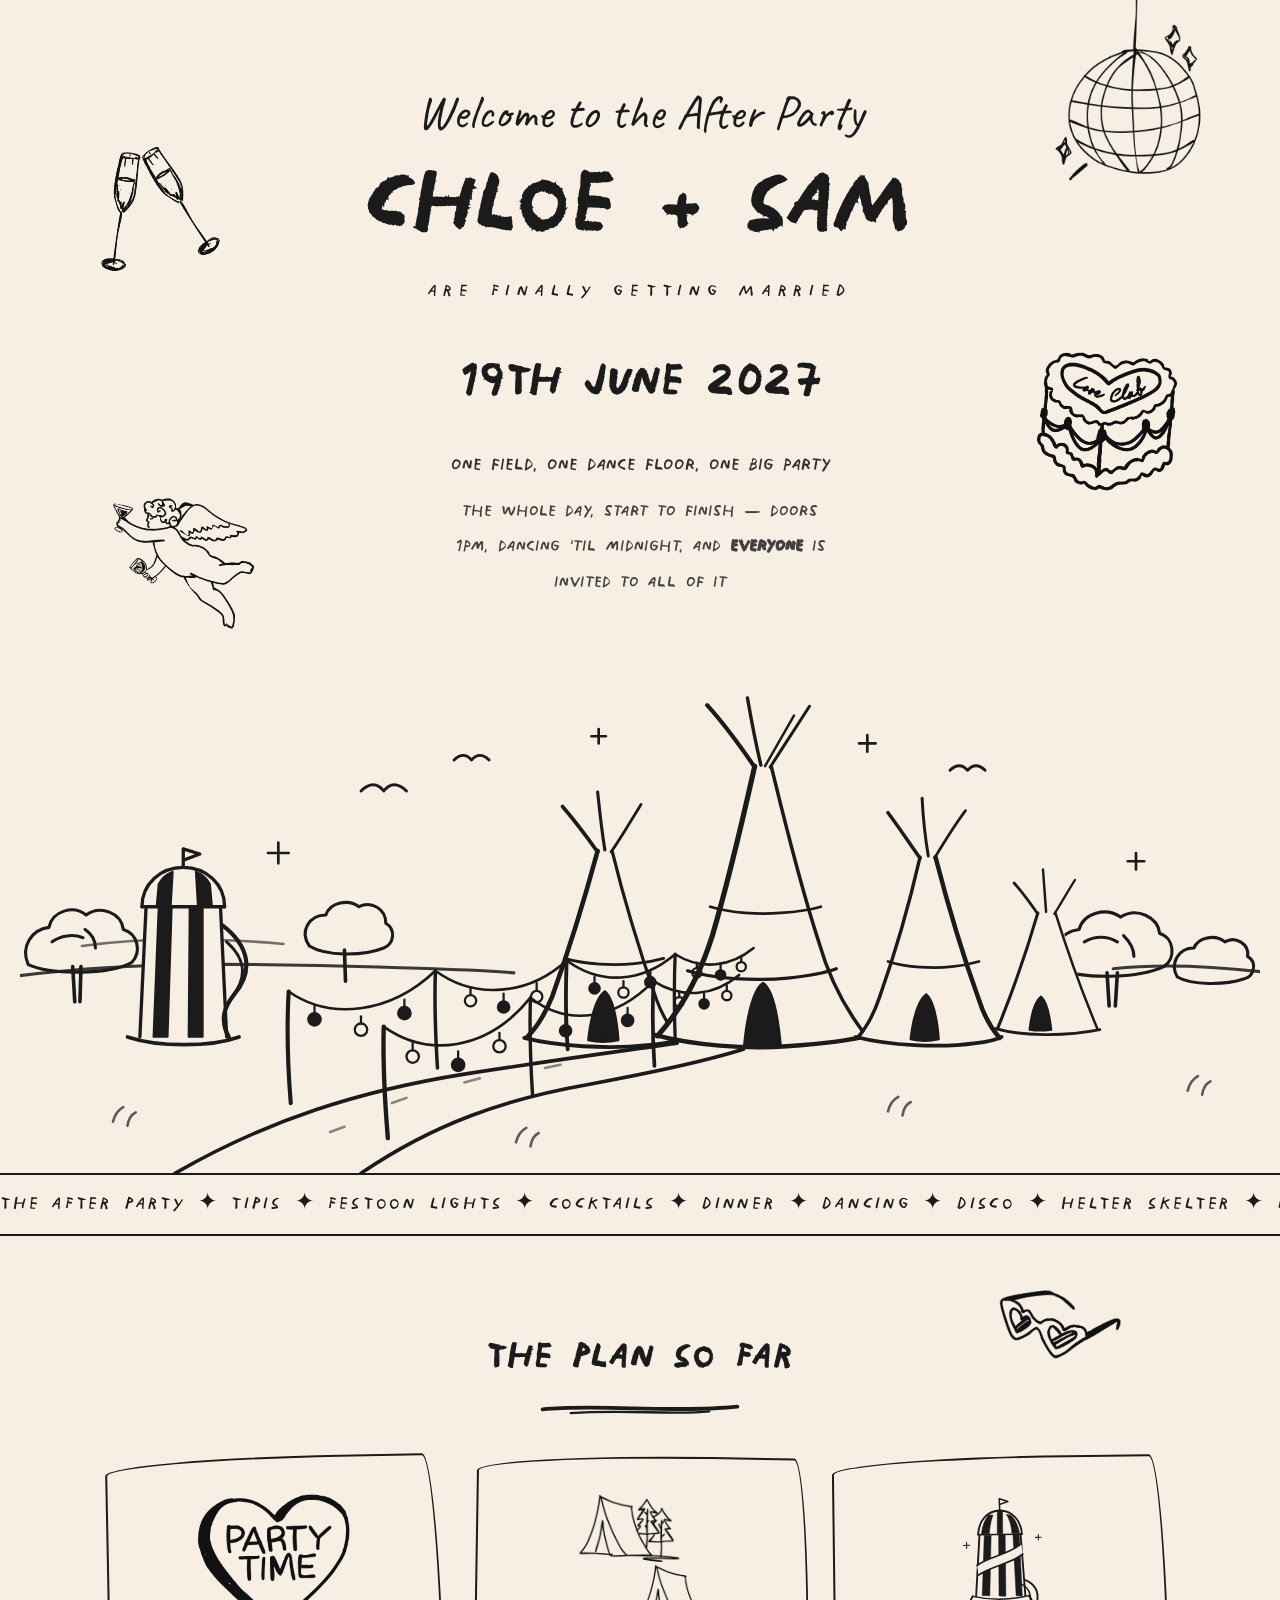
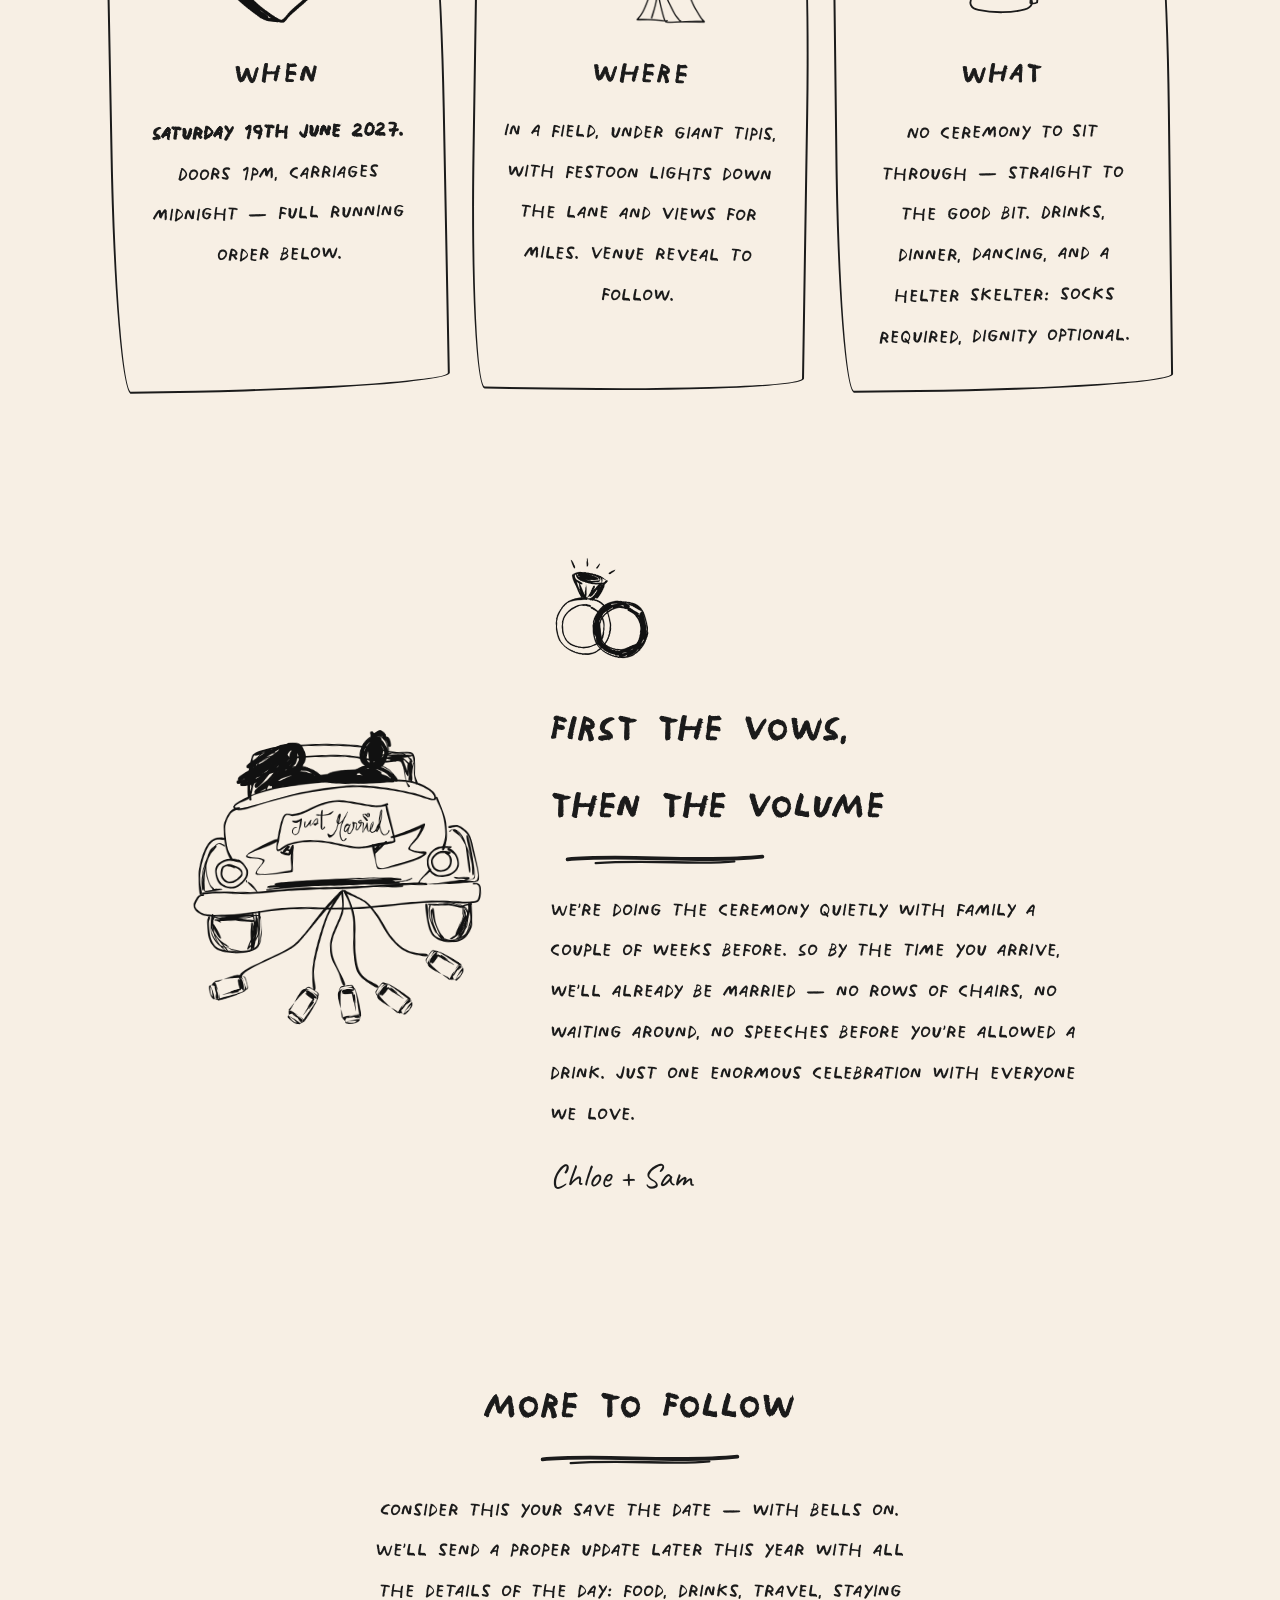
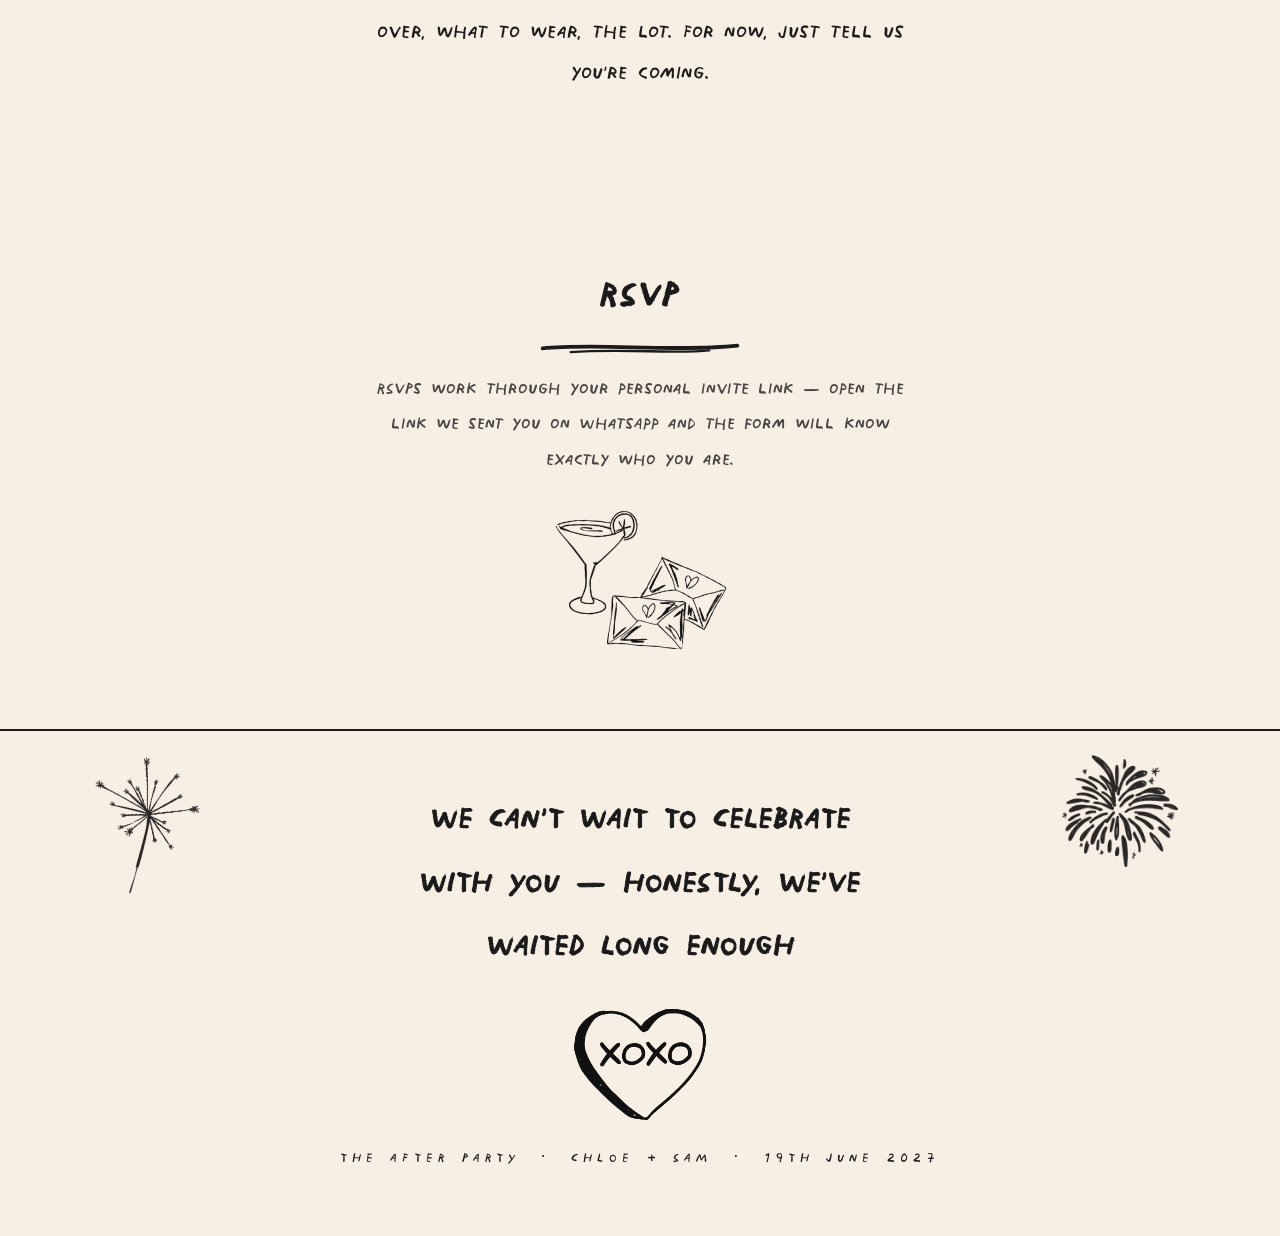
<file: index.html>
<!DOCTYPE html>
<html lang="en">
<head>
  <meta charset="UTF-8">
  <meta name="viewport" content="width=device-width, initial-scale=1.0">
  <title>The After Party · Chloe + Sam · 19 June 2027</title>
  <meta name="description" content="Chloe + Sam are getting married — and throwing The After Party, one enormous do in a field on 19th June 2027. The whole day, everyone invited: tipis, festoon lights, dancing and a helter skelter.">
  <meta property="og:type" content="website">
  <meta property="og:title" content="The After Party · Chloe + Sam">
  <meta property="og:description" content="You're invited — one big day in a field, Saturday 19 June 2027. Tap for your invite and RSVP.">
  <meta property="og:image" content="https://wedding-website-phi-sandy.vercel.app/assets/og-card.png">
  <meta property="og:image:width" content="1200">
  <meta property="og:image:height" content="630">
  <meta property="og:url" content="https://wedding-website-phi-sandy.vercel.app/">
  <meta name="twitter:card" content="summary_large_image">
  <link rel="icon" href="assets/illustrations/heart-card.png">
  <link rel="preconnect" href="https://fonts.googleapis.com">
  <link rel="preconnect" href="https://fonts.gstatic.com" crossorigin>
  <link href="https://fonts.googleapis.com/css2?family=Caveat:wght@600&display=swap" rel="stylesheet">
  <link rel="stylesheet" href="styles.css">
  <script>try{if(new URLSearchParams(location.search).has('i'))document.documentElement.classList.add('has-invite');}catch(e){}</script>
</head>
<body>

  <!-- ============ personalised namecard (only shown with ?i= token) ============ -->
  <div class="namecard" id="namecard" role="button" tabindex="0" aria-label="Tap to enter your invitation">

    <!-- festoon lights strung across the top (seamless repeating tile) -->
    <div class="nc-festoon" aria-hidden="true"></div>

    <div class="ticket">
      <div class="ticket-punch"></div>
      <img class="ticket-shades" src="assets/illustrations/heart-sunglasses.png" alt="">
      <p class="ticket-eyebrow">you're invited to</p>
      <div class="ticket-name">The After Party</div>
      <hr class="ticket-perf">
      <div class="ticket-admit" id="ticketAdmit">&nbsp;</div>
      <div class="ticket-names" id="ticketNames">&nbsp;</div>
      <p class="ticket-meta">Sat 19 June 2027 · the field</p>
      <p class="ticket-tap">tap to enter <i></i></p>
      <div class="ticket-stamp" aria-hidden="true">no. 3</div>
    </div>

    <!-- hand-drawn tipi field grounding the bottom (seamless repeating tile) -->
    <div class="nc-scene" aria-hidden="true"></div>

  </div>

  <!-- ======================= HERO ======================= -->
  <header class="hero">
    <div class="disco">
      <img src="assets/illustrations/disco-ball-lines.png" alt="">
    </div>

    <p class="invite-greet" id="inviteGreet"></p>
    <p class="hero-name">Welcome to <span class="hero-name-mark">the After Party</span></p>
    <h1>Chloe <span class="amp">+</span> Sam</h1>
    <p class="sub">are finally getting married</p>
    <p class="when"><span class="hl-big">19th June 2027</span></p>
    <p class="tag">one field, one dance floor, one big party</p>
    <p class="hero-note">the whole day, start to finish — doors 1pm, dancing 'til midnight, and <strong>everyone</strong> is invited to all of it</p>
    <p class="invite-note" id="inviteNote"></p>
    <p class="invite-kids" id="inviteKids"></p>

    <img class="doodle doodle-clink" src="assets/illustrations/champagne-clink.png" alt="">
    <img class="doodle doodle-cake" src="assets/illustrations/heart-cake-love-club.png" alt="">
    <img class="doodle doodle-cupid" src="assets/illustrations/cupid-cocktail.png" alt="">

    <!-- ============ hand-drawn tipi scene ============ -->
    <div class="scene">
      <svg viewBox="0 0 1200 520" xmlns="http://www.w3.org/2000/svg" aria-label="Hand-drawn sketch of tipis in a field with festoon lights along a winding path and a helter skelter">
        <g fill="none" stroke="#1b1b1b" stroke-linecap="round" stroke-linejoin="round">

          <!-- distant hills (stop either side of the tipis) -->
          <path d="M-10 330 C 120 312, 260 318, 400 322 C 430 323, 456 324, 478 326" stroke-width="3" opacity="0.85"/>
          <path d="M1058 322 C 1105 317, 1160 320, 1210 326" stroke-width="3" opacity="0.85"/>
          <path d="M60 300 C 130 290, 200 293, 255 298" stroke-width="2.5" opacity="0.6"/>

          <!-- tree cluster, scribbly canopies : far left behind helter skelter -->
          <g stroke-width="3">
            <path d="M8 318 c -8 -18 4 -34 20 -36 c 3 -16 24 -22 36 -12 c 14 -10 34 -2 36 14 c 14 4 18 22 8 32 c -22 12 -78 12 -100 2 z"/>
            <path d="M31 296 c 8 -6 20 -8 30 -4 M63 284 c 6 4 10 10 10 18"/>
            <path d="M51 320 l 2 34 M59 320 l -1 34" stroke-width="3.5"/>
            <path d="M280 300 c -10 -14 0 -30 16 -30 c 4 -12 22 -16 32 -8 c 12 -6 26 2 26 16 c 10 6 8 20 -2 24 c -20 8 -56 8 -72 -2 z"/>
            <path d="M314 304 l 1 30" stroke-width="3.5"/>
          </g>
          <!-- tree cluster right -->
          <g stroke-width="3">
            <path d="M1005 322 c -10 -18 2 -36 20 -38 c 4 -16 26 -22 40 -12 c 16 -10 36 0 38 16 c 14 4 16 24 4 32 c -26 12 -80 12 -102 2 z"/>
            <path d="M1030 296 c 10 -6 22 -6 32 0 M1068 290 c 6 6 10 12 10 20"/>
            <path d="M1052 326 l 2 32 M1062 326 l -2 32" stroke-width="3.5"/>
            <path d="M1120 330 c -8 -14 2 -28 16 -28 c 4 -10 20 -14 30 -6 c 10 -6 24 2 22 14 c 10 6 6 20 -4 22 c -18 6 -50 6 -64 -2 z"/>
          </g>

          <!-- ============ TIPIS (paper-filled so the horizon stops behind them) ============ -->
          <!-- left tipi -->
          <g>
            <path fill="#f7efe4" stroke="none" d="M566 206 C 552 244 534 300 516 350 C 508 370 499 381 491 390 C 520 398 570 400 606 397 C 621 396 632 393 640 390 C 631 380 623 371 615 351 C 599 302 583 248 572 206 Z"/>
            <path d="M559 208 C 549 245 533 299 515 349 C 507 369 499 380 490 389" stroke-width="4.4"/>
            <path d="M573 208 C 583 249 599 303 616 352 C 623 371 631 382 639 390" stroke-width="3.1"/>
            <path d="M488 389 C 519 397 569 400 607 396 C 621 395 632 393 641 389" stroke-width="3.7"/>
            <path d="M559 209 C 549 195 538 180 525 165" stroke-width="3.6"/>
            <path d="M572 209 C 582 195 591 179 601 163" stroke-width="2.7"/>
            <path d="M566 207 C 563 189 561 170 559 151" stroke-width="3"/>
            <path d="M527 312 c 20 6 48 7 68 5 c 12 -1 21 -3 28 -5" stroke-width="2.6"/>
            <path d="M550 391 c 3 -26 9 -42 16 -47 c 6 5 11 21 13 47 c -9 2 -20 2 -29 0 z" fill="#1b1b1b" stroke-width="2.4"/>
          </g>
          <!-- big centre tipi -->
          <g>
            <path fill="#f7efe4" stroke="none" d="M718 124 C 704 168 688 232 669 292 C 657 330 640 362 618 387 C 652 397 702 401 741 398 C 773 396 801 393 820 387 C 801 362 785 330 775 296 C 757 238 741 170 728 124 Z"/>
            <path d="M711 126 C 702 166 688 229 670 290 C 658 328 640 361 617 387" stroke-width="5"/>
            <path d="M727 126 C 738 171 754 238 773 296 C 783 331 800 363 819 387" stroke-width="3.4"/>
            <path d="M614 386 C 651 396 702 400 742 397 C 773 395 802 392 823 386" stroke-width="4.2"/>
            <path d="M711 127 C 698 108 684 88 665 67" stroke-width="4"/>
            <path d="M726 127 C 738 108 750 90 764 68" stroke-width="2.9"/>
            <path d="M717 125 C 712 104 708 83 704 60" stroke-width="3.3"/>
            <path d="M721 126 C 730 110 740 93 749 77" stroke-width="2.4"/>
            <path d="M668 262 c 20 6 47 8 68 6 c 15 -1 29 -3 39 -6" stroke-width="2.7"/>
            <path d="M646 324 c 26 8 64 10 97 7 c 20 -2 36 -5 47 -9" stroke-width="3.1"/>
            <path d="M701 396 c 3 -33 10 -55 18 -60 c 8 5 14 27 17 60 c -11 3 -24 3 -35 0 z" fill="#1b1b1b" stroke-width="2.5"/>
          </g>
          <!-- right tipi -->
          <g>
            <path fill="#f7efe4" stroke="none" d="M878 212 C 866 248 850 300 833 348 C 827 366 820 379 813 389 C 841 397 891 399 925 395 C 935 394 943 391 948 389 C 941 379 935 369 929 351 C 913 303 897 250 886 212 Z"/>
            <path d="M871 214 C 863 249 849 301 832 349 C 826 367 819 379 811 388" stroke-width="3.3"/>
            <path d="M886 214 C 896 253 911 305 928 352 C 934 371 941 381 948 389" stroke-width="4.3"/>
            <path d="M809 388 C 840 396 890 399 925 394 C 936 393 944 391 950 388" stroke-width="3.6"/>
            <path d="M871 215 C 861 201 852 187 840 171" stroke-width="3.4"/>
            <path d="M885 215 C 894 200 903 185 915 169" stroke-width="2.6"/>
            <path d="M879 213 C 876 195 874 177 873 157" stroke-width="2.9"/>
            <path d="M840 315 c 18 6 44 7 62 5 c 11 -1 19 -3 26 -5" stroke-width="2.6"/>
            <path d="M862 390 c 3 -24 8 -38 15 -43 c 6 5 10 19 12 43 c -8 2 -19 2 -27 0 z" fill="#1b1b1b" stroke-width="2.4"/>
          </g>
          <!-- small far-right tipi -->
          <g>
            <path fill="#f7efe4" stroke="none" d="M990 264 C 981 294 966 340 948 380 C 972 387 1012 388 1042 382 C 1029 343 1013 298 1003 264 Z"/>
            <path d="M985 268 C 976 299 961 343 946 380" stroke-width="3"/>
            <path d="M1002 268 C 1012 300 1028 345 1043 381" stroke-width="2.4"/>
            <path d="M944 380 C 969 387 1010 388 1045 381" stroke-width="2.8"/>
            <path d="M985 269 C 978 259 971 249 962 239" stroke-width="2.7"/>
            <path d="M1001 269 C 1008 258 1014 247 1021 236" stroke-width="2.2"/>
            <path d="M993 267 C 992 254 991 240 990 226" stroke-width="2.4"/>
            <path d="M977 381 c 2 -18 6 -28 11 -32 c 5 4 8 14 10 32 c -7 1 -15 1 -21 0 z" fill="#1b1b1b" stroke-width="2"/>
          </g>

          <!-- ============ winding lane ============ -->
          <path d="M150 520 C 240 468, 330 440, 430 424 C 520 410, 580 402, 636 394" stroke-width="3.5"/>
          <path d="M330 520 C 400 472, 470 448, 550 434 C 615 422, 662 412, 700 400" stroke-width="3.5"/>
          <path d="M300 480 l 14 -5 M360 452 l 14 -5 M430 432 l 15 -4 M508 418 l 15 -3" stroke-width="2.5" opacity="0.5"/>

          <!-- ============ festoon lights, left side of lane ============ -->
          <g>
            <path d="M262 452 C 259 415 258 379 260 344" stroke-width="4"/>
            <path d="M404 418 C 402 386 401 354 402 324" stroke-width="3.4"/>
            <path d="M530 400 C 528 371 528 341 529 314" stroke-width="3.7"/>
            <path d="M634 388 C 633 361 633 334 634 308" stroke-width="3.2"/>
          </g>
          <g stroke-width="2.5">
            <path d="M260 344 C 300 372, 358 366, 402 324"/>
            <path d="M402 324 C 440 352, 492 348, 529 314"/>
            <path d="M529 314 C 562 338, 601 336, 634 308"/>
            <path d="M634 308 C 660 324, 688 320, 710 302"/>
          </g>
          <g stroke-width="2.2" class="bulbs">
            <path d="M285 358 l 0 7"/><circle cx="285" cy="371" r="6" fill="#1b1b1b"/>
            <path d="M330 368 l 0 7"/><circle cx="330" cy="381" r="6"/>
            <path d="M372 352 l 0 7"/><circle cx="372" cy="365" r="6" fill="#1b1b1b"/>
            <path d="M436 340 l 0 7"/><circle cx="436" cy="353" r="5.5"/>
            <path d="M468 346 l 0 7"/><circle cx="468" cy="359" r="5.5" fill="#1b1b1b"/>
            <path d="M500 336 l 0 7"/><circle cx="500" cy="349" r="5.5"/>
            <path d="M556 330 l 0 6"/><circle cx="556" cy="341" r="5" fill="#1b1b1b"/>
            <path d="M584 334 l 0 6"/><circle cx="584" cy="345" r="5"/>
            <path d="M610 324 l 0 6"/><circle cx="610" cy="335" r="5" fill="#1b1b1b"/>
            <path d="M655 316 l 0 5"/><circle cx="655" cy="326" r="4.5"/>
            <path d="M678 318 l 0 5"/><circle cx="678" cy="328" r="4.5" fill="#1b1b1b"/>
            <path d="M698 310 l 0 5"/><circle cx="698" cy="320" r="4.5"/>
          </g>

          <!-- ============ festoon lights, right side of lane ============ -->
          <g>
            <path d="M356 486 C 353 450 351 414 352 378" stroke-width="4.2"/>
            <path d="M496 444 C 494 412 493 380 494 350" stroke-width="3.3"/>
            <path d="M614 416 C 612 388 612 360 613 334" stroke-width="3.6"/>
          </g>
          <g stroke-width="2.5">
            <path d="M352 378 C 394 408, 452 402, 494 350"/>
            <path d="M494 350 C 530 378, 576 372, 613 334"/>
            <path d="M613 334 C 642 352, 672 348, 696 328"/>
          </g>
          <g stroke-width="2.2" class="bulbs">
            <path d="M380 394 l 0 7"/><circle cx="380" cy="407" r="6"/>
            <path d="M424 402 l 0 7"/><circle cx="424" cy="415" r="6" fill="#1b1b1b"/>
            <path d="M464 384 l 0 7"/><circle cx="464" cy="397" r="6"/>
            <path d="M528 370 l 0 6"/><circle cx="528" cy="382" r="5.5" fill="#1b1b1b"/>
            <path d="M558 374 l 0 6"/><circle cx="558" cy="386" r="5.5"/>
            <path d="M588 360 l 0 6"/><circle cx="588" cy="372" r="5.5" fill="#1b1b1b"/>
            <path d="M638 344 l 0 5"/><circle cx="638" cy="354" r="4.5"/>
            <path d="M662 346 l 0 5"/><circle cx="662" cy="356" r="4.5" fill="#1b1b1b"/>
            <path d="M684 338 l 0 5"/><circle cx="684" cy="348" r="4.5"/>
          </g>

          <!-- ============ mini helter skelter, left of path ============ -->
          <g stroke-width="3.2">
            <!-- paper fill so the horizon stops behind it -->
            <path fill="#f7efe4" stroke="none" d="M118 262 c 0 -22 18 -38 40 -38 c 22 0 40 16 40 38 l -4 0 l 6 126 l -84 0 l 6 -126 z"/>
            <!-- dome + flag -->
            <path d="M118 262 c 0 -22 18 -38 40 -38 c 22 0 40 16 40 38"/>
            <path d="M158 224 l 0 -18 M158 206 l 16 5 l -16 6"/>
            <!-- tower -->
            <path d="M122 262 L 116 388 M194 262 L 200 388"/>
            <path d="M118 262 l 80 0"/>
            <!-- solid stripes -->
            <path d="M134 262 l -5 126 l 14 0 l 4 -126 z" fill="#1b1b1b" stroke-width="1.5"/>
            <path d="M164 262 l -1 126 l 14 0 l 0 -126 z" fill="#1b1b1b" stroke-width="1.5"/>
            <path d="M134 240 a 26 26 0 0 1 14 -12 l -2 34 l -14 0 z" fill="#1b1b1b" stroke-width="1.5"/>
            <path d="M170 228 a 26 26 0 0 1 14 12 l 2 22 l -14 0 z" fill="#1b1b1b" stroke-width="1.5"/>
            <!-- slide wrap -->
            <path d="M196 280 c 26 20, 30 44, 12 66 c -12 15, -14 26, -6 42" stroke-width="4"/>
            <path d="M200 296 c 18 16, 20 34, 6 52 c -10 13, -12 24, -5 40" stroke-width="3"/>
            <!-- base -->
            <path d="M104 388 c 30 10, 80 10, 108 0" stroke-width="3.5"/>
          </g>

          <!-- birds + sparkles -->
          <g stroke-width="2.8">
            <path d="M330 150 c 8 -8 16 -8 22 0 c 6 -8 14 -8 22 0"/>
            <path d="M420 120 c 6 -6 12 -6 17 0 c 5 -6 11 -6 17 0"/>
            <path d="M900 130 c 6 -6 12 -6 17 0 c 5 -6 11 -6 17 0"/>
          </g>
          <g stroke-width="2.6" class="scene-sparkles">
            <path d="M250 200 l 0 20 M240 210 l 20 0"/>
            <path d="M820 96 l 0 16 M812 104 l 16 0"/>
            <path d="M1080 210 l 0 16 M1072 218 l 16 0"/>
            <path d="M560 90 l 0 14 M553 97 l 14 0"/>
          </g>

          <!-- foreground grass ticks -->
          <g stroke-width="2.5" opacity="0.7">
            <path d="M90 470 c 2 -8 6 -12 10 -14 M104 474 c 1 -7 4 -11 8 -13"/>
            <path d="M840 460 c 2 -8 6 -12 10 -14 M854 464 c 1 -7 4 -11 8 -13"/>
            <path d="M1130 440 c 2 -8 6 -12 10 -14 M1144 444 c 1 -7 4 -11 8 -13"/>
            <path d="M480 490 c 2 -8 6 -12 10 -14 M494 494 c 1 -7 4 -11 8 -13"/>
          </g>
        </g>
      </svg>
    </div>
  </header>

  <!-- ======================= MARQUEE ======================= -->
  <div class="marquee" aria-hidden="true">
    <div class="marquee-track">
      <span>the after party ✦ tipis ✦ festoon lights ✦ cocktails ✦ dinner ✦ dancing ✦ disco ✦ helter skelter ✦ love club ✦ third time lucky ✦ 19 june 2027 ✦&nbsp;the after party ✦ tipis ✦ festoon lights ✦ cocktails ✦ dinner ✦ dancing ✦ disco ✦ helter skelter ✦ love club ✦ third time lucky ✦ 19 june 2027 ✦&nbsp;</span>
      <span>the after party ✦ tipis ✦ festoon lights ✦ cocktails ✦ dinner ✦ dancing ✦ disco ✦ helter skelter ✦ love club ✦ third time lucky ✦ 19 june 2027 ✦&nbsp;the after party ✦ tipis ✦ festoon lights ✦ cocktails ✦ dinner ✦ dancing ✦ disco ✦ helter skelter ✦ love club ✦ third time lucky ✦ 19 june 2027 ✦&nbsp;</span>
    </div>
  </div>

  <!-- ======================= THE PLAN ======================= -->
  <main>
    <section class="plan">
      <img class="plan-shades" src="assets/illustrations/heart-sunglasses.png" alt="">
      <h2>the plan so far</h2>
      <div class="cards">
        <article class="card">
          <img src="assets/illustrations/heart-party-time.png" alt="Hand-drawn love heart sweet reading party time">
          <h3>when</h3>
          <p><strong>Saturday 19th June 2027.</strong> Doors 1pm, carriages midnight — full running order below.</p>
        </article>
        <article class="card">
          <img src="assets/illustrations/tent-trees.png" alt="Hand-drawn tents and trees">
          <h3>where</h3>
          <p>In a field, under giant tipis, with festoon lights down the lane and views for miles. Venue reveal to follow.</p>
        </article>
        <article class="card">
          <div class="hs-wrap">
            <!-- helter skelter, hand-drawn -->
            <svg viewBox="0 0 300 380" xmlns="http://www.w3.org/2000/svg" aria-label="Hand-drawn helter skelter">
              <g fill="none" stroke="#1b1b1b" stroke-linecap="round" stroke-linejoin="round">
                <!-- flag -->
                <path d="M150 46 L 149 14 M149 14 l 25 8 l -25 9" stroke-width="4.5"/>
                <!-- dome -->
                <path d="M86 118 c 2 -42 30 -70 64 -70 c 34 0 62 28 64 70" stroke-width="5.5"/>
                <!-- dome stripes -->
                <path d="M117 62 C 106 74, 98 94, 96 116 L 119 116 C 120 96, 124 78, 130 61 C 126 61, 121 61, 117 62 Z" fill="#1b1b1b" stroke-width="1.5"/>
                <path d="M170 60 C 179 76, 184 95, 185 116 L 207 116 C 204 94, 196 76, 184 64 C 180 62, 175 60, 170 60 Z" fill="#1b1b1b" stroke-width="1.5"/>
                <path d="M143 49 L 142 116 L 158 116 L 158 49 C 153 48, 148 48, 143 49 Z" fill="#1b1b1b" stroke-width="1.5"/>
                <!-- tower (gently widening to the base) -->
                <path d="M90 118 L 78 298 M210 118 L 222 298" stroke-width="5.5"/>
                <path d="M86 118 l 128 0" stroke-width="4.5"/>
                <!-- tower stripes -->
                <path d="M104 120 l -8 176 l 22 1 l 6 -177 z" fill="#1b1b1b" stroke-width="1.5"/>
                <path d="M146 120 l -1 178 l 20 1 l 0 -179 z" fill="#1b1b1b" stroke-width="1.5"/>
                <path d="M188 120 l 7 178 l 18 1 l -7 -179 z" fill="#1b1b1b" stroke-width="1.5"/>
                <!-- slide band spiralling across the front (paper-filled so it sits on top) -->
                <path d="M212 146 C 178 176, 118 182, 82 208 L 86 236 C 124 210, 182 204, 216 176 Z" fill="#f7efe4" stroke="none"/>
                <path d="M212 146 C 178 176, 118 182, 82 208" stroke-width="5"/>
                <path d="M216 176 C 182 204, 124 210, 86 236" stroke-width="5"/>
                <!-- slide exit chute, bottom right -->
                <path d="M221 252 C 250 264, 262 288, 256 318" stroke-width="5.5"/>
                <path d="M207 262 C 228 272, 240 292, 236 318" stroke-width="4.5"/>
                <path d="M236 320 C 242 322, 250 322, 256 318" stroke-width="4.5"/>
                <!-- inflatable base ring -->
                <path d="M68 298 C 54 318, 62 334, 84 338 C 128 348, 184 348, 220 338 C 242 332, 248 316, 232 298" stroke-width="5.5"/>
                <path d="M68 298 C 120 310, 180 310, 232 298" stroke-width="4"/>
                <!-- sparkles -->
                <path d="M52 140 l 0 18 M43 149 l 18 0" stroke-width="3"/>
                <path d="M262 120 l 0 16 M254 128 l 16 0" stroke-width="3"/>
              </g>
            </svg>
          </div>
          <h3>what</h3>
          <p>No ceremony to sit through — straight to the good bit. Drinks, dinner, dancing, and a helter skelter: socks required, dignity optional.</p>
        </article>
      </div>
    </section>

    <!-- ======================= STORY ======================= -->
    <section class="story">
      <img class="story-img" src="assets/illustrations/just-married-car.png" alt="Hand-drawn just married car with cans trailing">
      <div class="story-text">
        <img class="story-rings" src="assets/illustrations/rings-bold.png" alt="Hand-drawn wedding rings">
        <h2>first the vows,<br>then the volume</h2>
        <p>We're doing the ceremony quietly with family a couple of weeks before. So by the time you arrive, we'll already be married — no rows of chairs, no waiting around, no speeches before you're allowed a drink. Just one enormous celebration with everyone we love.</p>
        <p class="signoff"><span class="script">Chloe + Sam</span></p>
      </div>
    </section>







    <!-- ======================= MORE TO FOLLOW ======================= -->
    <section class="more">
      <h2>more to follow</h2>
      <p class="more-text">Consider this your save the date — with bells on. We'll send a proper update later this year with all the details of the day: food, drinks, travel, staying over, what to wear, the lot. For now, just tell us you're coming.</p>
    </section>

    <!-- ======================= RSVP ======================= -->
    <section class="rsvp">
      <h2>rsvp</h2>
      <p class="rsvp-note" id="rsvpNote" style="display:none"></p>
      <form class="rsvp-form" id="rsvpForm" onsubmit="return false"></form>
      <img class="rsvp-img" src="assets/illustrations/love-letters.png" alt="Hand-drawn love letters and a cocktail">
    </section>

  </main>

  <!-- ======================= FOOTER ======================= -->
  <footer>
    <img class="foot-fireworks" src="assets/illustrations/fireworks-big.png" alt="">
    <img class="foot-cheers" src="assets/illustrations/sparkler.png" alt="">
    <p class="foot-big">we can't wait to celebrate with you — honestly, we've waited long enough</p>
    <img class="foot-heart" src="assets/illustrations/heart-xoxo.png" alt="Hand-drawn love heart sweet reading xoxo">
    <p class="foot-names">The After Party &nbsp;·&nbsp; Chloe + Sam &nbsp;·&nbsp; 19th June 2027</p>
  </footer>

  <!-- ============ personalised invite + live RSVP (Supabase; anon key can only call get_invite / submit_rsvp) ============ -->
  <script>
  (function () {
    "use strict";
    var SB_URL = "https://pvxowwyllxdrpajxucmd.supabase.co";
    var SB_KEY = "sb_publishable_NkFDAjQqRME02vxqPTPgDg_uJomdXUJ";

    var token = (new URLSearchParams(location.search).get("i") || "").trim();
    var card = document.getElementById("namecard");
    var form = document.getElementById("rsvpForm");
    var note = document.getElementById("rsvpNote");

    function rpc(fn, args) {
      return fetch(SB_URL + "/rest/v1/rpc/" + fn, {
        method: "POST",
        headers: { apikey: SB_KEY, Authorization: "Bearer " + SB_KEY, "Content-Type": "application/json" },
        body: JSON.stringify(args)
      }).then(function (r) {
        return r.text().then(function (t) {
          if (!r.ok) throw new Error(t || String(r.status));
          return t ? JSON.parse(t) : null;
        });
      });
    }
    function esc(s) { return String(s == null ? "" : s).replace(/&/g, "&amp;").replace(/</g, "&lt;").replace(/"/g, "&quot;"); }
    function firstName(n) { return String(n || "").trim().split(/\s+/)[0]; }

    function genericMode(msg) {
      document.documentElement.classList.remove("has-invite");
      document.body.classList.remove("invite-locked");
      if (card) card.style.display = "none";
      form.style.display = "none";
      note.style.display = "block";
      note.textContent = msg || "RSVPs work through your personal invite link — open the link we sent you on WhatsApp and the form will know exactly who you are.";
    }

    function personalMode(inv) {
      var members = inv.members || [];
      var kids = members.filter(function (m) { return m.type === "Child"; });

      document.getElementById("ticketAdmit").textContent = "Admit " + inv.spots;
      document.getElementById("ticketNames").textContent = inv.greeting;
      document.getElementById("inviteGreet").textContent = inv.greeting;
      document.getElementById("inviteNote").textContent =
        "We've saved " + inv.spots + (inv.spots === 1 ? " spot" : " spots") + " in the field for you";
      var kidsEl = document.getElementById("inviteKids");
      if (kids.length) {
        kidsEl.textContent = kids.map(function (k) { return firstName(k.name); }).join(" & ") + " — the helter skelter's basically yours.";
        kidsEl.style.display = "block";
      } else { kidsEl.style.display = "none"; }

      document.body.classList.add("invite-locked");
      function enter() {
        card.classList.add("namecard--gone");
        document.body.classList.remove("invite-locked");
        setTimeout(function () { card.style.display = "none"; }, 800);
      }
      card.addEventListener("click", enter);
      card.addEventListener("keydown", function (e) {
        if (e.key === "Enter" || e.key === " ") { e.preventDefault(); enter(); }
      });
      card.focus();

      var rows = members.map(function (m) {
        return '<label class="rsvp-person" data-id="' + esc(m.id) + '" data-name="' + esc(m.name) + '">' +
          '<input type="checkbox" checked> <span>' + esc(m.name) +
          (m.type === "Child" ? ' <em class="rp-kid">(little one)</em>' : "") + "</span></label>";
      }).join("");
      var kidsNote = kids.length
        ? '<p class="rsvp-kids-note">little ones are very welcome — but if you&#39;d rather make it a night off, that&#39;s absolutely fine too. just untick them, no side-eye here.</p>'
        : "";
      form.innerHTML =
        '<fieldset class="rsvp-people"><legend>tick who&#39;s coming — untick anyone who can&#39;t make it</legend>' +
        rows + "</fieldset>" + kidsNote +
        "<label>anything you can&#39;t eat?" +
          '<input type="text" name="diet" placeholder="allergies, dislikes, strong opinions — tell us whose" autocomplete="off"></label>' +
        "<label>thinking of staying over?" +
          '<select name="staying" class="rsvp-sel">' +
            '<option value="">not sure yet</option>' +
            '<option value="home">heading home</option>' +
            '<option value="camping">camping next door</option>' +
            '<option value="hotel">hotel nearby</option>' +
          "</select></label>" +
        "<label>one song that gets you dancing" +
          '<input type="text" name="song" placeholder="choose wisely — it might get played" autocomplete="off"></label>' +
        '<label>anything else? <span class="rsvp-opt">(optional)</span>' +
          '<textarea name="message" rows="3" placeholder="a message, a request, a warning..."></textarea></label>' +
        '<button class="btn" type="submit">send it ✦</button>' +
        '<p class="rsvp-note" id="rsvpErr" style="display:none"></p>';

      form.addEventListener("submit", function (e) {
        e.preventDefault();
        var btn = form.querySelector("button.btn");
        var err = document.getElementById("rsvpErr");
        var diet = form.querySelector('[name="diet"]').value.trim();
        var first = true;
        var responses = [].map.call(form.querySelectorAll(".rsvp-person"), function (row) {
          var r = {
            guest_id: row.getAttribute("data-id"),
            name: row.getAttribute("data-name"),
            coming: row.querySelector("input[type=checkbox]").checked,
            diet: first ? diet : ""
          };
          first = false;
          return r;
        });
        btn.disabled = true; btn.textContent = "sending…";
        rpc("submit_rsvp", {
          p_token: token,
          p_responses: responses,
          p_song: form.querySelector('[name="song"]').value.trim() || null,
          p_staying: form.querySelector('[name="staying"]').value || null,
          p_message: form.querySelector('[name="message"]').value.trim() || null
        }).then(function () {
          var coming = responses.filter(function (r) { return r.coming; }).length;
          form.innerHTML =
            '<p class="rsvp-done">got it — ' + (coming ? "see you in the field ✦" : "we&#39;ll miss you x") + "</p>" +
            '<p class="rsvp-done-sub">plans change? just open your link again and resend.</p>';
        }).catch(function () {
          btn.disabled = false; btn.textContent = "send it ✦";
          err.style.display = "block";
          err.textContent = "that didn't send — check you're online and give it another go.";
        });
      });
    }

    if (!token) { genericMode(); return; }
    rpc("get_invite", { p_token: token }).then(function (inv) {
      if (!inv) { genericMode("Hmm — that invite link didn't quite work. Double-check it with Chloe & Sam, or just message us to RSVP."); return; }
      personalMode(inv);
    }).catch(function () {
      genericMode("We couldn't load your invite just now — refresh to try again, or message us to RSVP.");
    });
  })();
  </script>

</body>
</html>
</file>
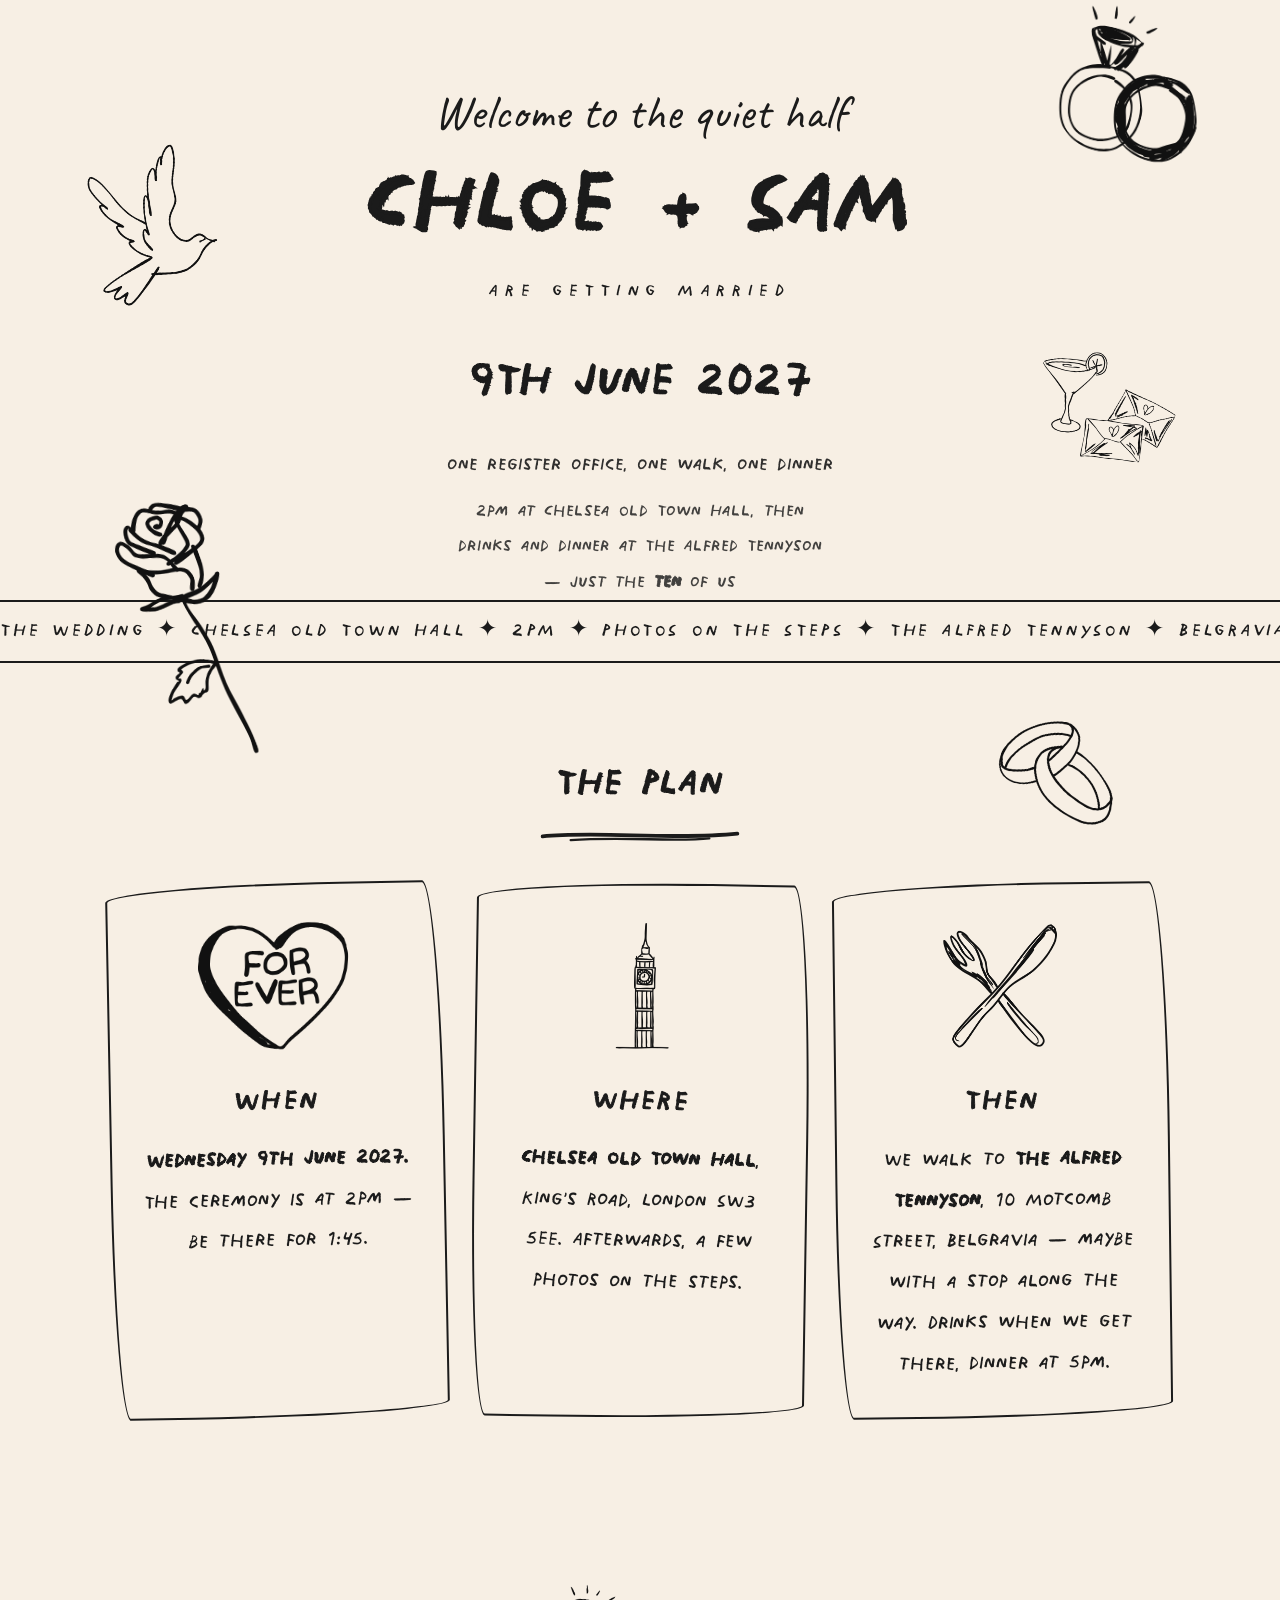
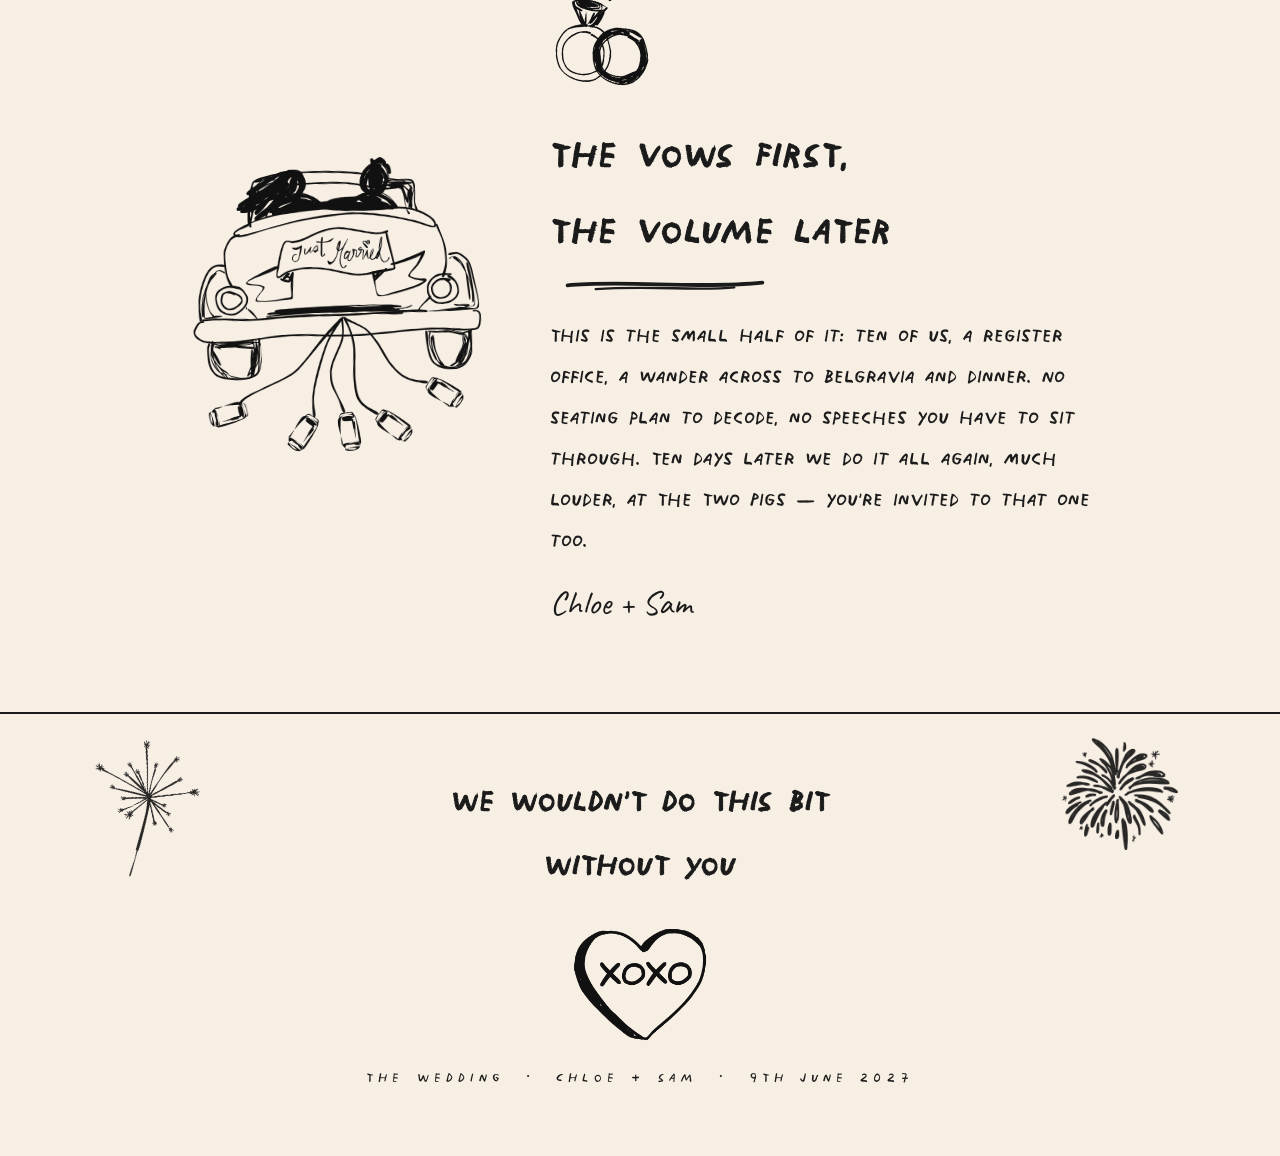
<file: wedding.html>
<!DOCTYPE html>
<html lang="en">
<head>
  <meta charset="UTF-8">
  <meta name="viewport" content="width=device-width, initial-scale=1.0">
  <title>The Wedding · Chloe + Sam · 9 June 2027</title>
  <meta name="description" content="Chloe + Sam are getting married at Chelsea Old Town Hall at 2pm on Wednesday 9th June 2027, then drinks and dinner at The Alfred Tennyson. Just the ten of us.">
  <meta property="og:type" content="website">
  <meta property="og:title" content="The Wedding · Chloe + Sam">
  <meta property="og:description" content="You're invited — Chelsea Old Town Hall, Wednesday 9 June 2027, then dinner. Tap for your invite and RSVP.">
  <meta property="og:image" content="https://wedding-website-phi-sandy.vercel.app/assets/og-card.png">
  <meta property="og:image:width" content="1200">
  <meta property="og:image:height" content="630">
  <meta property="og:url" content="https://wedding-website-phi-sandy.vercel.app/">
  <meta name="twitter:card" content="summary_large_image">
  <link rel="icon" href="assets/illustrations/heart-card.png">
  <link rel="preconnect" href="https://fonts.googleapis.com">
  <link rel="preconnect" href="https://fonts.gstatic.com" crossorigin>
  <link href="https://fonts.googleapis.com/css2?family=Caveat:wght@600&display=swap" rel="stylesheet">
  <link rel="stylesheet" href="styles.css?v=3">
  <style>/* no kids line on this page, so give the seats line its own breathing room */ .invite-note{margin-bottom:2.2rem}</style>
  <script>try{if(new URLSearchParams(location.search).has('i'))document.documentElement.classList.add('has-invite');}catch(e){}</script>
</head>
<body>

  <!-- ============ personalised namecard (only shown with ?i= token) ============ -->
  <div class="namecard" id="namecard" role="button" tabindex="0" aria-label="Tap to enter your invitation">

    <div class="mat">
      <svg class="mat-ring" viewBox="0 0 318 318" aria-hidden="true">
        <defs><path id="matCirc" d="M159,159 m-128,0 a128,128 0 1,1 256,0 a128,128 0 1,1 -256,0"/></defs>
        <circle cx="159" cy="159" r="150" fill="none" stroke="#f7efe4" stroke-width="1.5"/>
        <circle cx="159" cy="159" r="144" fill="none" stroke="#f7efe4" stroke-width="0.8"/>
        <circle cx="159" cy="159" r="112" fill="none" stroke="#b3ae86" stroke-width="0.8"/>
        <text font-family="Post" font-size="15" fill="#f7efe4">
          <textPath href="#matCirc" startOffset="0" textLength="796" lengthAdjust="spacing">THE WEDDING OF ✦ CHLOE + SAM ✦ CHELSEA ✦ 9 JUNE 2027 ✦</textPath>
        </text>
      </svg>
      <div class="mat-in">
        <img class="mat-shades mat-rings" src="assets/illustrations/rings-interlocked.png" alt="">
        <div class="mat-admit" id="ticketAdmit">&nbsp;</div>
        <div class="mat-names" id="ticketNames">&nbsp;</div>
        <p class="mat-meta">Wed 9 June 2027<br>Chelsea Old Town Hall</p>
      </div>
    </div>
    <p class="mat-tap">tap to open <i></i></p>

  </div>

  <!-- ======================= HERO ======================= -->
  <header class="hero">
    <div class="disco">
      <img src="assets/illustrations/rings-bold.png" alt="">
    </div>

    <p class="invite-greet" id="inviteGreet"></p>
    <p class="hero-name">Welcome to <span class="hero-name-mark">the quiet half</span></p>
    <h1>Chloe <span class="amp">+</span> Sam</h1>
    <p class="sub">are getting married</p>
    <p class="when"><span class="hl-big">9th June 2027</span></p>
    <p class="tag">one register office, one walk, one dinner</p>
    <p class="hero-note">2pm at Chelsea Old Town Hall, then drinks and dinner at The Alfred Tennyson — just the <strong>ten</strong> of us</p>
    <p class="invite-note" id="inviteNote"></p>
    <p class="invite-kids" id="inviteKids"></p>

    <img class="doodle doodle-clink" src="assets/illustrations/dove.png" alt="">
    <img class="doodle doodle-cake" src="assets/illustrations/love-letters.png" alt="">
    <img class="doodle doodle-cupid" src="assets/illustrations/rose.png" alt="">

  </header>

  <!-- ======================= MARQUEE ======================= -->
  <div class="marquee" aria-hidden="true">
    <div class="marquee-track">
      <span>the wedding ✦ chelsea old town hall ✦ 2pm ✦ photos on the steps ✦ the alfred tennyson ✦ belgravia ✦ dinner at 5 ✦ just the ten of us ✦ 9 june 2027 ✦&nbsp;the wedding ✦ chelsea old town hall ✦ 2pm ✦ photos on the steps ✦ the alfred tennyson ✦ belgravia ✦ dinner at 5 ✦ just the ten of us ✦ 9 june 2027 ✦&nbsp;</span>
      <span>the wedding ✦ chelsea old town hall ✦ 2pm ✦ photos on the steps ✦ the alfred tennyson ✦ belgravia ✦ dinner at 5 ✦ just the ten of us ✦ 9 june 2027 ✦&nbsp;the wedding ✦ chelsea old town hall ✦ 2pm ✦ photos on the steps ✦ the alfred tennyson ✦ belgravia ✦ dinner at 5 ✦ just the ten of us ✦ 9 june 2027 ✦&nbsp;</span>
    </div>
  </div>

  <!-- ======================= THE PLAN ======================= -->
  <main>
    <section class="plan">
      <img class="plan-shades" src="assets/illustrations/rings-interlocked.png" alt="">
      <h2>the plan</h2>
      <div class="cards">
        <article class="card">
          <img src="assets/illustrations/heart-forever.png" alt="Hand-drawn love heart sweet reading forever">
          <h3>when</h3>
          <p><strong>Wednesday 9th June 2027.</strong> The ceremony is at 2pm — be there for 1:45.</p>
        </article>
        <article class="card">
          <img src="assets/illustrations/big-ben.png" alt="Hand-drawn Big Ben">
          <h3>where</h3>
          <p><strong>Chelsea Old Town Hall</strong>, King's Road, London SW3 5EE. Afterwards, a few photos on the steps.</p>
        </article>
        <article class="card">
          <img src="assets/illustrations/fork-knife.png" alt="Hand-drawn knife and fork">
          <h3>then</h3>
          <p>We walk to <strong>The Alfred Tennyson</strong>, 10 Motcomb Street, Belgravia — maybe with a stop along the way. Drinks when we get there, dinner at 5pm.</p>
        </article>
      </div>
    </section>

    <!-- ======================= STORY ======================= -->
    <section class="story">
      <img class="story-img" src="assets/illustrations/just-married-car.png" alt="Hand-drawn just married car with cans trailing">
      <div class="story-text">
        <img class="story-rings" src="assets/illustrations/rings-bold.png" alt="Hand-drawn wedding rings">
        <h2>the vows first,<br>the volume later</h2>
        <p>This is the small half of it: ten of us, a register office, a wander across to Belgravia and dinner. No seating plan to decode, no speeches you have to sit through. Ten days later we do it all again, much louder, at The Two Pigs — you're invited to that one too.</p>
        <p class="signoff"><span class="script">Chloe + Sam</span></p>
      </div>
    </section>









  </main>

  <!-- ======================= FOOTER ======================= -->
  <footer>
    <img class="foot-fireworks" src="assets/illustrations/fireworks-big.png" alt="">
    <img class="foot-cheers" src="assets/illustrations/sparkler.png" alt="">
    <p class="foot-big">we wouldn't do this bit without you</p>
    <img class="foot-heart" src="assets/illustrations/heart-xoxo.png" alt="Hand-drawn love heart sweet reading xoxo">
    <p class="foot-names">The Wedding &nbsp;·&nbsp; Chloe + Sam &nbsp;·&nbsp; 9th June 2027</p>
  </footer>

  <!-- ============ personalised invite + live RSVP (Supabase; anon key can only call get_invite / submit_rsvp) ============ -->
  <script>
  (function () {
    "use strict";
    var SB_URL = "https://pvxowwyllxdrpajxucmd.supabase.co";
    var SB_KEY = "sb_publishable_NkFDAjQqRME02vxqPTPgDg_uJomdXUJ";

    var token = (new URLSearchParams(location.search).get("i") || "").trim();
    var demo = new URLSearchParams(location.search).has("demo");
    var card = document.getElementById("namecard");
    var form = document.getElementById("rsvpForm");
    var note = document.getElementById("rsvpNote");

    function rpc(fn, args) {
      return fetch(SB_URL + "/rest/v1/rpc/" + fn, {
        method: "POST",
        headers: { apikey: SB_KEY, Authorization: "Bearer " + SB_KEY, "Content-Type": "application/json" },
        body: JSON.stringify(args)
      }).then(function (r) {
        return r.text().then(function (t) {
          if (!r.ok) throw new Error(t || String(r.status));
          return t ? JSON.parse(t) : null;
        });
      });
    }
    function esc(s) { return String(s == null ? "" : s).replace(/&/g, "&amp;").replace(/</g, "&lt;").replace(/"/g, "&quot;"); }
    function firstName(n) { return String(n || "").trim().split(/\s+/)[0]; }

    function genericMode(msg) {
      document.documentElement.classList.remove("has-invite");
      document.body.classList.remove("invite-locked");
      if (card) card.style.display = "none";
      if (!form) return;
      form.style.display = "none";
      note.style.display = "block";
      note.textContent = msg || "RSVPs work through your personal invite link — open the link we sent you on WhatsApp and the form will know exactly who you are.";
    }

    function personalMode(inv) {
      var members = inv.members || [];
      var kids = members.filter(function (m) { return m.type === "Child"; });

      document.getElementById("ticketAdmit").textContent = "Admit " + inv.spots;
      document.getElementById("ticketNames").textContent = inv.greeting;
      document.getElementById("inviteGreet").textContent = inv.greeting;
      document.getElementById("inviteNote").textContent =
        "We've saved " + inv.spots + (inv.spots === 1 ? " seat" : " seats") + " at the table for you";
      var kidsEl = document.getElementById("inviteKids");
      kidsEl.style.display = "none";

      document.body.classList.add("invite-locked");
      function enter() {
        card.classList.add("namecard--gone");
        document.body.classList.remove("invite-locked");
        setTimeout(function () { card.style.display = "none"; }, 800);
      }
      card.addEventListener("click", enter);
      card.addEventListener("keydown", function (e) {
        if (e.key === "Enter" || e.key === " ") { e.preventDefault(); enter(); }
      });
      card.focus();

      if (!form) return;  // no RSVP form on the wedding page
      var rows = members.map(function (m) {
        return '<label class="rsvp-person" data-id="' + esc(m.id) + '" data-name="' + esc(m.name) + '">' +
          '<input type="checkbox" checked> <span>' + esc(m.name) +
          (m.type === "Child" ? ' <em class="rp-kid">(little one)</em>' : "") + "</span></label>";
      }).join("");
      var kidsNote = kids.length
        ? '<p class="rsvp-kids-note">little ones are very welcome — but if you&#39;d rather make it a night off, that&#39;s absolutely fine too. just untick them, no side-eye here.</p>'
        : "";
      form.innerHTML =
        '<fieldset class="rsvp-people"><legend>tick who&#39;s coming — untick anyone who can&#39;t make it</legend>' +
        rows + "</fieldset>" + kidsNote +
        "<label>anything you can&#39;t eat?" +
          '<input type="text" name="diet" placeholder="allergies, dislikes, strong opinions — tell us whose" autocomplete="off"></label>' +
        '<label>anything else? <span class="rsvp-opt">(optional)</span>' +
          '<textarea name="message" rows="3" placeholder="a message, a request, a warning..."></textarea></label>' +
        '<button class="btn" type="submit">send it ✦</button>' +
        '<p class="rsvp-note" id="rsvpErr" style="display:none"></p>';

      form.addEventListener("submit", function (e) {
        e.preventDefault();
        var btn = form.querySelector("button.btn");
        var err = document.getElementById("rsvpErr");
        var diet = form.querySelector('[name="diet"]').value.trim();
        var first = true;
        var responses = [].map.call(form.querySelectorAll(".rsvp-person"), function (row) {
          var r = {
            guest_id: row.getAttribute("data-id"),
            name: row.getAttribute("data-name"),
            coming: row.querySelector("input[type=checkbox]").checked,
            diet: first ? diet : ""
          };
          first = false;
          return r;
        });
        btn.disabled = true; btn.textContent = "sending…";
        rpc("submit_rsvp", {
          p_token: token,
          p_responses: responses,
          p_song: null,
          p_staying: null,
          p_message: form.querySelector('[name="message"]').value.trim() || null
        }).then(function () {
          var coming = responses.filter(function (r) { return r.coming; }).length;
          form.innerHTML =
            '<p class="rsvp-done">got it — ' + (coming ? "see you in Chelsea ✦" : "we&#39;ll miss you x") + "</p>" +
            '<p class="rsvp-done-sub">plans change? just open your link again and resend.</p>';
        }).catch(function () {
          btn.disabled = false; btn.textContent = "send it ✦";
          err.style.display = "block";
          err.textContent = "that didn't send — check you're online and give it another go.";
        });
      });
    }

    if (demo) {
      document.documentElement.classList.add("has-invite");
      personalMode({ spots: 2, greeting: (new URLSearchParams(location.search).get("name") || "Mum & Dad"), members: [
        { id: "d1", name: "Anne Harris", type: "Adult" },
        { id: "d2", name: "Peter Harris", type: "Adult" },
        { id: "d3", name: "Mia Harris", type: "Child" }
      ]});
      return;
    }
    if (!token) { genericMode(); return; }
    rpc("get_invite", { p_token: token }).then(function (inv) {
      if (!inv) { genericMode("Hmm — that invite link didn't quite work. Double-check it with Chloe & Sam, or just message us to RSVP."); return; }
      personalMode(inv);
    }).catch(function () {
      genericMode("We couldn't load your invite just now — refresh to try again, or message us to RSVP.");
    });
  })();
  </script>

</body>
</html>
</file>
<file: styles.css>
/* ============================================================
   Chloe + Sam · Summer 2027
   Hand-drawn scribble style: cream paper, black ink,
   yellow highlighter accents.
   ============================================================ */

/* "Post" — the handwritten ink font from the save-the-date stationery */
@font-face {
  font-family: 'Post';
  src: url('assets/post/post.woff2') format('woff2'),
       url('assets/post/Post.otf') format('opentype');

  font-display: swap;
}

:root {
  --paper: #f7efe4;
  --ink: #1b1b1b;
  --marker: 'Post', cursive;
  --hand: 'Post', cursive;
  --script: 'Caveat', cursive;
}

* { margin: 0; padding: 0; box-sizing: border-box; }

html { scroll-behavior: smooth; }

body {
  background: var(--paper);
  color: var(--ink);
  font-family: var(--hand);
  font-size: 1.4rem;
  line-height: 1.65;
  overflow-x: hidden;
}

img { max-width: 100%; height: auto; }

h1, h2, h3 { font-family: var(--marker); font-weight: 400; }

/* Post is single-weight; thicken the big display lines like the card's marker headings */
h1, h2, .foot-big, .hl-big { -webkit-text-stroke: 0.026em var(--ink); }

h2 {
  font-size: clamp(1.9rem, 5vw, 2.9rem);
  text-transform: uppercase;
  letter-spacing: 0.02em;
  text-align: center;
  margin-bottom: 1.5rem;
}

/* hand-drawn underline swoosh beneath section headings */
h2::after {
  content: "";
  display: block;
  width: min(230px, 65%);
  height: 15px;
  margin: 0.45rem auto 0;
  background: url("data:image/svg+xml,%3Csvg xmlns='http://www.w3.org/2000/svg' viewBox='0 0 220 16'%3E%3Cpath d='M6 9 C 60 3, 150 13, 214 6' fill='none' stroke='%231b1b1b' stroke-width='4' stroke-linecap='round'/%3E%3Cpath d='M36 13 C 90 9, 150 15, 184 11' fill='none' stroke='%231b1b1b' stroke-width='2.5' stroke-linecap='round'/%3E%3C/svg%3E") no-repeat center / contain;
}

/* ======================= HERO ======================= */

.hero {
  position: relative;
  text-align: center;
  padding: clamp(4rem, 9vh, 7rem) 1.25rem 0;
  max-width: 1300px;
  margin: 0 auto;
}

.disco {
  position: absolute;
  top: 0;
  right: clamp(0.5rem, 6vw, 6rem);
  width: clamp(84px, 12vw, 150px);
  transform-origin: top center;
  animation: swing 5s ease-in-out infinite;
}
.disco::before {
  content: "";
  position: absolute;
  left: 50%;
  top: calc(-1 * clamp(4rem, 9vh, 7rem));
  height: clamp(4rem, 9vh, 7rem);
  width: 2.5px;
  background: var(--ink);
}
@keyframes swing {
  0%, 100% { transform: rotate(6.5deg); }
  50% { transform: rotate(-6.5deg); }
}

.eyebrow {
  text-transform: uppercase;
  letter-spacing: 0.35em;
  font-size: clamp(0.9rem, 2.2vw, 1.15rem);
  margin-bottom: 1rem;
}

.hero h1 {
  font-size: clamp(3.3rem, 10.5vw, 7rem);
  text-transform: uppercase;
  line-height: 1.05;
}
.hero h1 .amp { font-size: 0.7em; }

.hero .sub {
  text-transform: uppercase;
  letter-spacing: 0.3em;
  font-size: clamp(1.15rem, 3vw, 1.4rem);
  margin-top: 0.75rem;
}

.hero .when { margin-top: 1.4rem; }
.hl-big {
  font-family: var(--marker);
  font-size: clamp(2.1rem, 6vw, 3.6rem);
  text-transform: uppercase;
}

.hero .take3 {
  margin-top: 0.7rem;
  font-size: clamp(1.05rem, 2.4vw, 1.3rem);
  opacity: 0.75;
  transform: rotate(-1deg);
}

.hero .tag {
  margin-top: 1.2rem;
  font-size: clamp(1.3rem, 3.2vw, 1.45rem);
  opacity: 0.9;
}

.hero-name {
  margin: 0.4rem 0 0.3rem;
  font-family: var(--script);
  font-size: clamp(2rem, 5.4vw, 3rem);
  line-height: 1.05;
}
.hero-name-mark { white-space: nowrap; }
.hero-note {
  margin: 0.55rem auto 0;
  max-width: 34ch;
  font-size: clamp(1.2rem, 2.9vw, 1.35rem);
  opacity: 0.82;
}
.hero-note strong { -webkit-text-stroke: 0.02em var(--ink); }

/* scattered hero doodles */
.doodle { position: absolute; pointer-events: none; }
.doodle-clink {
  width: clamp(70px, 10vw, 130px);
  left: clamp(0.5rem, 7vw, 8rem);
  top: clamp(6rem, 16vh, 10rem);
  transform: rotate(-8deg);
}
.doodle-cake {
  width: clamp(80px, 11vw, 150px);
  right: clamp(0.75rem, 8vw, 9rem);
  top: clamp(16rem, 42vh, 22rem);
  transform: rotate(6deg);
}
.doodle-cupid {
  width: clamp(80px, 11vw, 145px);
  left: clamp(0.75rem, 9vw, 10rem);
  top: clamp(22rem, 55vh, 31rem);
  transform: rotate(-4deg) scaleX(-1);
}
.doodle-dove {
  width: clamp(46px, 6vw, 80px);
  right: clamp(4rem, 20vw, 22rem);
  top: clamp(3.5rem, 8vh, 5.5rem);
  transform: rotate(-6deg);
}

.scene { margin-top: clamp(1rem, 4vh, 3rem); }
.scene svg { display: block; width: 100%; height: auto; }

/* twinkle */
.scene-sparkles path {
  animation: twinkle 2.6s ease-in-out infinite;
}
.scene-sparkles path:nth-child(2) { animation-delay: 0.7s; }
.scene-sparkles path:nth-child(3) { animation-delay: 1.3s; }
.scene-sparkles path:nth-child(4) { animation-delay: 1.9s; }
@keyframes twinkle {
  0%, 100% { opacity: 1; }
  50% { opacity: 0.15; }
}

/* ======================= MARQUEE ======================= */

.marquee {
  border-top: 2.5px solid var(--ink);
  border-bottom: 2.5px solid var(--ink);
  overflow: hidden;
  white-space: nowrap;
  padding: 0.65rem 0;
  background: var(--paper);
}
.marquee-track {
  display: inline-block;
  white-space: nowrap;
  animation: scroll 56s linear infinite;
}
.marquee-track span {
  font-family: var(--marker);
  text-transform: uppercase;
  font-size: clamp(1.1rem, 2.7vw, 1.45rem);
  letter-spacing: 0.12em;
}
@keyframes scroll {
  from { transform: translateX(0); }
  to { transform: translateX(-50%); }
}

/* ======================= SECTIONS ======================= */

main { max-width: 1100px; margin: 0 auto; padding: 0 1.25rem; }

section { padding: clamp(3.5rem, 9vh, 6rem) 0; }

/* --- plan cards --- */
.cards {
  display: grid;
  grid-template-columns: repeat(auto-fit, minmax(260px, 1fr));
  gap: 1.75rem;
  margin-top: 2.5rem;
}

.card {
  border: 2.5px solid var(--ink);
  /* sketchy, uneven corners */
  border-radius: 235px 18px 255px 16px / 17px 255px 15px 235px;
  padding: 2.25rem 1.75rem 2rem;
  text-align: center;
  background: transparent;
  transition: transform 0.25s ease;
}
/* pinned-up festival poster tilt */
.card:nth-child(1) { transform: rotate(-1.1deg); }
.card:nth-child(2) { transform: rotate(0.9deg); }
.card:nth-child(3) { transform: rotate(-0.7deg); }
.card:hover { transform: rotate(0deg) translateY(-5px); }

.plan { position: relative; }
.plan-shades {
  position: absolute;
  top: clamp(2rem, 6vh, 3.5rem);
  right: clamp(0rem, 4vw, 3rem);
  width: clamp(80px, 10vw, 130px);
  transform: rotate(10deg);
  pointer-events: none;
}

.card img, .card .hs-wrap {
  height: 130px;
  display: flex;
  align-items: center;
  justify-content: center;
  margin: 0 auto 1.25rem;
}
.card img { width: auto; max-height: 130px; object-fit: contain; }
.card .hs-wrap svg { height: 130px; width: auto; }

.card h3 {
  text-transform: uppercase;
  font-size: 1.5rem;
  margin-bottom: 0.6rem;
  letter-spacing: 0.06em;
}
/* plan-so-far cards: bolder, bigger When / Where / What + bigger body */
.plan .card h3 {
  font-size: clamp(1.8rem, 3.6vw, 2.2rem);
  -webkit-text-stroke: 0.025em var(--ink);
}
.plan .card p {
  font-size: clamp(1.32rem, 2.7vw, 1.55rem);
}

/* --- story --- */
.story {
  display: flex;
  align-items: center;
  gap: clamp(1.5rem, 5vw, 4rem);
  flex-wrap: wrap;
  justify-content: center;
}
.story-img {
  width: clamp(180px, 26vw, 300px);
  transform: rotate(-3deg);
  flex-shrink: 0;
}
.story-text { max-width: 34rem; }
.story-text h2 { text-align: left; }
.story-text h2::after { margin-left: 0; }
.story-rings {
  width: clamp(70px, 8vw, 100px);
  transform: rotate(-6deg);
  margin-bottom: 0.75rem;
}
.story-text p { font-size: clamp(1.35rem, 2.9vw, 1.55rem); }
.story-text p + p { margin-top: 0.9rem; }
.signoff {
  margin-top: 1.25rem;
  text-transform: uppercase;
  letter-spacing: 0.2em;
  font-size: 1.05rem;
}
.script {
  font-family: var(--script);
  font-size: 2.1rem;
  text-transform: none;
  letter-spacing: 0;
}

/* --- running order --- */
.order { text-align: center; }
.order-note {
  margin: -0.75rem 0 2rem;
  font-size: 1.25rem;
  opacity: 0.75;
}
.timeline {
  list-style: none;
  max-width: 680px;
  margin: 0 auto;
  text-align: left;
}
.timeline li {
  display: grid;
  grid-template-columns: 96px 48px 128px 1fr;
  gap: 0 1.1rem;
  align-items: center;
}
.t-time {
  font-family: var(--marker);
  font-size: 1.5rem;
  text-align: right;
  white-space: nowrap;
  padding: 1.9rem 0;
  -webkit-text-stroke: 0.015em var(--ink);
}
/* wobbly hand-drawn spine running through the node column */
.t-node { position: relative; align-self: stretch; }
.t-node::before {
  content: "";
  position: absolute;
  left: 50%;
  top: 0;
  bottom: 0;
  width: 18px;
  transform: translateX(-50%);
  background: url("data:image/svg+xml,%3Csvg xmlns='http://www.w3.org/2000/svg' width='18' height='110' viewBox='0 0 18 110'%3E%3Cpath d='M9 0 C 13.5 18, 4.5 38, 9 55 C 12.5 74, 5.5 92, 9 110' fill='none' stroke='%231b1b1b' stroke-width='3.2' stroke-linecap='round'/%3E%3C/svg%3E") repeat-y center top / 18px 110px;
}
.timeline li:first-child .t-node::before { top: 50%; }
.timeline li:last-child .t-node::before { bottom: 50%; }
/* wonky ink node on the spine */
.t-node::after {
  content: "";
  position: absolute;
  left: 50%;
  top: 50%;
  width: 15px;
  height: 15px;
  transform: translate(-50%, -50%) rotate(-8deg);
  background: var(--ink);
  border-radius: 58% 42% 52% 48% / 45% 55% 45% 55%;
}
.timeline li:nth-child(even) .t-node::after {
  background: var(--paper);
  border: 3px solid var(--ink);
  width: 12px;
  height: 12px;
}
.t-icon {
  display: flex;
  align-items: center;
  justify-content: center;
  padding: 1.5rem 0;
}
.t-icon img { max-height: 104px; max-width: 128px; width: auto; }
.timeline li:nth-child(odd) .t-icon img { transform: rotate(-4deg); }
.timeline li:nth-child(even) .t-icon img { transform: rotate(4deg); }
.t-label { padding: 1.5rem 0; }
.t-label h3 {
  font-family: var(--marker);
  text-transform: uppercase;
  font-size: 1.5rem;
  letter-spacing: 0.05em;
  -webkit-text-stroke: 0.025em var(--ink);
}
.t-label p {
  font-size: 1.4rem;
  opacity: 0.85;
  line-height: 1.45;
}

/* --- "sample" stamp under headings --- */
.tbc {
  display: table;
  margin: -0.5rem auto 2.25rem;
  font-size: 1.15rem;
  opacity: 0.7;
  border: 2px dashed rgba(27, 27, 27, 0.45);
  border-radius: 30px 10px 26px 12px / 14px 26px 12px 28px;
  padding: 0.2rem 1rem;
  transform: rotate(-1deg);
}
.tick { margin-right: 0.6rem; }

/* --- venue --- */
.venue-wrap {
  display: flex;
  align-items: center;
  justify-content: center;
  gap: clamp(1.5rem, 5vw, 4rem);
  flex-wrap: wrap;
}
.venue-map { width: clamp(260px, 34vw, 360px); flex-shrink: 0; transform: rotate(-1.5deg); }
.venue-map svg { width: 100%; height: auto; }
.venue-text { max-width: 30rem; }
.venue-text h3 {
  text-transform: uppercase;
  font-size: 1.75rem;
  margin-bottom: 0.6rem;
  letter-spacing: 0.04em;
  -webkit-text-stroke: 0.025em var(--ink);
}
.venue-address { margin-top: 0.9rem; font-size: 1.2rem; letter-spacing: 0.02em; }
.venue-links { margin-top: 0.4rem; font-size: 1.1rem; }
.venue-links a { color: var(--ink); text-decoration: underline; text-underline-offset: 3px; }
.venue-list { list-style: none; margin-top: 1rem; }
.venue-list li { margin: 0.45rem 0; }

/* --- the bar --- */
.bar { text-align: center; }
.bar-grid {
  display: grid;
  grid-template-columns: repeat(auto-fit, minmax(190px, 1fr));
  gap: 2rem;
  max-width: 760px;
  margin: 0 auto;
}
.drink img { height: 120px; width: auto; object-fit: contain; }
.drink:nth-child(odd) img { transform: rotate(-4deg); }
.drink:nth-child(even) img { transform: rotate(4deg); }
.drink h3 {
  text-transform: uppercase;
  font-size: 1.55rem;
  margin-top: 0.75rem;
  letter-spacing: 0.05em;
  -webkit-text-stroke: 0.02em var(--ink);
}
.drink p { font-size: 1.2rem; opacity: 0.85; }
.bar-note { margin-top: 2.25rem; opacity: 0.85; }

/* --- what to wear --- */
.wear { text-align: center; }
.wear-wrap {
  display: flex;
  align-items: center;
  justify-content: center;
  gap: clamp(1.25rem, 4vw, 3rem);
  flex-wrap: wrap;
}
.wear-img { width: clamp(90px, 11vw, 140px); transform: rotate(-8deg); }
.wear-img-2 { width: clamp(70px, 8vw, 105px); transform: rotate(7deg); }
.wear-text { max-width: 30rem; text-align: left; }

/* --- more to follow --- */
.more { text-align: center; }
.more-text {
  max-width: 34rem;
  margin: 0 auto;
  font-size: clamp(1.35rem, 2.9vw, 1.55rem);
}

/* --- rsvp (live form) --- */
.rsvp-note {
  max-width: 34rem;
  margin: -0.5rem auto 1.75rem;
  font-size: clamp(1.15rem, 2.5vw, 1.35rem);
  opacity: 0.8;
}
.rsvp-people { border: none; display: grid; gap: 0.55rem; }
.rsvp-people legend { padding: 0; margin-bottom: 0.75rem; }
.rsvp-person {
  display: inline-flex;
  align-items: center;
  gap: 0.7rem;
  cursor: pointer;
  width: fit-content;
}
.rsvp-person input { accent-color: var(--ink); width: 1.25rem; height: 1.25rem; flex-shrink: 0; }
.rsvp-person:has(input:not(:checked)) { opacity: 0.45; text-decoration: line-through; }
.rp-kid { font-size: 0.85em; opacity: 0.65; font-style: italic; }
.rsvp-kids-note {
  font-size: clamp(1rem, 2.2vw, 1.15rem);
  opacity: 0.7;
  font-style: italic;
  margin-top: -0.4rem;
}
.rsvp-sel {
  display: block;
  width: 100%;
  margin-top: 0.4rem;
  font: inherit;
  color: var(--ink);
  border: 2.5px solid var(--ink);
  border-radius: 16px 6px 18px 7px / 8px 18px 7px 16px;
  padding: 0.6rem 2.8rem 0.6rem 0.9rem;
  -webkit-appearance: none;
  appearance: none;
  background: transparent url("data:image/svg+xml,%3Csvg xmlns='http://www.w3.org/2000/svg' viewBox='0 0 24 16'%3E%3Cpath d='M3 3 C 6 8, 9 11, 12 13 C 15 11, 18 8, 21 3' fill='none' stroke='%231b1b1b' stroke-width='3' stroke-linecap='round' stroke-linejoin='round'/%3E%3C/svg%3E") no-repeat right 0.9rem center / 1.3rem auto;
}
.rsvp-done {
  font-family: var(--marker);
  text-transform: uppercase;
  font-size: clamp(1.6rem, 4vw, 2.2rem);
  -webkit-text-stroke: 0.02em var(--ink);
  text-align: center;
}
.rsvp-done-sub { text-align: center; opacity: 0.75; margin-top: 0.5rem; }

/* --- rsvp --- */
.rsvp { text-align: center; position: relative; }
.rsvp-form {
  max-width: 560px;
  margin: 0 auto;
  display: grid;
  gap: 1.4rem;
  text-align: left;
}
.rsvp-form label { display: block; }
.rsvp-form input[type="text"] {
  display: block;
  width: 100%;
  margin-top: 0.4rem;
  font: inherit;
  color: var(--ink);
  background: transparent;
  border: 2.5px solid var(--ink);
  border-radius: 16px 6px 18px 7px / 8px 18px 7px 16px;
  padding: 0.6rem 0.9rem;
}
.rsvp-form input[type="text"]::placeholder { color: var(--ink); opacity: 0.4; }
.rsvp-form input[type="text"]:focus {
  outline: none;
  box-shadow: 3px 3px 0 rgba(27, 27, 27, 0.25);
}
.rsvp-coming {
  border: none;
  display: flex;
  gap: 1.75rem;
  align-items: center;
}
.rsvp-coming legend { float: left; margin-right: 1.5rem; padding: 0; }
.rsvp-coming label { display: inline-flex; align-items: center; gap: 0.5rem; }
.rsvp-coming input { accent-color: var(--ink); width: 1.1rem; height: 1.1rem; }
.rsvp-kids { border: none; display: block; padding: 0.2rem 0 0.3rem 1rem; border-left: 3px solid rgba(27, 27, 27, 0.22); }
.rsvp-kids legend { padding: 0; margin-bottom: 0.1rem; }
.rsvp-kids label { display: inline-flex; align-items: center; gap: 0.5rem; }
.rsvp-kids input { accent-color: var(--ink); width: 1.1rem; height: 1.1rem; }
.rsvp-hint { font-size: 0.95rem; opacity: 0.6; margin: 0 0 0.5rem; }
.rsvp-opt { opacity: 0.5; font-size: 0.85em; }
.rsvp-form textarea {
  display: block;
  width: 100%;
  margin-top: 0.4rem;
  font: inherit;
  color: var(--ink);
  background: transparent;
  border: 2.5px solid var(--ink);
  border-radius: 16px 6px 18px 7px / 8px 18px 7px 16px;
  padding: 0.6rem 0.9rem;
  resize: vertical;
}
.rsvp-form textarea::placeholder { color: var(--ink); opacity: 0.4; }
.rsvp-form textarea:focus { outline: none; box-shadow: 3px 3px 0 rgba(27, 27, 27, 0.25); }
.btn {
  justify-self: center;
  font-family: var(--marker);
  font-size: 1.45rem;
  text-transform: uppercase;
  letter-spacing: 0.06em;
  color: var(--paper);
  background: var(--ink);
  border: 3px solid var(--ink);
  border-radius: 24px 10px 26px 9px / 12px 26px 10px 24px;
  padding: 0.65rem 2.4rem;
  cursor: pointer;
  transition: transform 0.2s ease;
}
.btn:hover { transform: rotate(-1.5deg) scale(1.03); }
.rsvp-img {
  width: clamp(120px, 14vw, 180px);
  margin: 2rem auto 0;
  display: block;
  transform: rotate(4deg);
}

/* --- faqs --- */
.faqs { position: relative; }
.faq-list { max-width: 620px; margin: 0 auto; }
.faq-list dt {
  font-family: var(--marker);
  text-transform: uppercase;
  font-size: 1.5rem;
  letter-spacing: 0.05em;
  margin-top: 1.6rem;
  -webkit-text-stroke: 0.04em var(--ink);
}
.faq-list dd { margin-top: 0.35rem; opacity: 0.88; }
.faq-img {
  position: absolute;
  top: clamp(2rem, 6vh, 3.5rem);
  right: clamp(0rem, 5vw, 4rem);
  width: clamp(80px, 9vw, 120px);
  transform: rotate(8deg);
}

/* ======================= FOOTER ======================= */

footer {
  border-top: 2.5px solid var(--ink);
  text-align: center;
  padding: 3.5rem 1.25rem 4rem;
  position: relative;
}
.foot-fireworks {
  width: clamp(70px, 9vw, 120px);
  position: absolute;
  top: 1.5rem;
  right: clamp(1rem, 8vw, 8rem);
  opacity: 0.9;
}
.foot-cheers {
  width: clamp(70px, 8vw, 110px);
  position: absolute;
  top: 1.5rem;
  left: clamp(1rem, 8vw, 8rem);
  transform: rotate(-12deg);
  opacity: 0.9;
}
.foot-big {
  font-family: var(--marker);
  text-transform: uppercase;
  font-size: clamp(1.5rem, 4vw, 2.4rem);
  max-width: 26ch;
  margin: 0 auto;
}
.foot-heart {
  width: clamp(90px, 11vw, 140px);
  margin: 1.75rem auto 1.25rem;
  display: block;
}
.foot-names {
  text-transform: uppercase;
  letter-spacing: 0.3em;
  font-size: 1.05rem;
}

/* ======================= small screens ======================= */

@media (max-width: 640px) {
  section { padding: 2.75rem 0; }
  .rsvp-img { width: 110px; margin-top: 1.25rem; }
  .foot-fireworks, .foot-cheers { display: none; }
  .doodle-cake, .doodle-cupid, .doodle-dove { display: none; }
  .disco { width: 62px; right: 0.75rem; }
  .timeline li { grid-template-columns: 64px 30px 84px 1fr; gap: 0 0.7rem; }
  .t-time { font-size: 1.05rem; padding: 1.2rem 0; }
  .t-icon { padding: 1rem 0; }
  .t-icon img { max-height: 64px; max-width: 80px; }
  .t-label { padding: 1rem 0; }
  .plan-shades, .faq-img { display: none; }
  .wear-img, .wear-img-2 { display: inline-block; }
  .wear-text { text-align: center; }
  .doodle-clink {
    position: static;
    display: block;
    margin: 1.5rem auto 0;
    transform: rotate(-6deg);
  }
  .story-text, .venue-text { text-align: center; }
  .story-text h2 { text-align: center; }
  .story-text h2::after { margin-left: auto; }

  /* hero body copy was reading small next to the rest of the page's 1.4rem body text */
  .hero .sub { font-size: 1.2rem; }
  .hero .take3 { font-size: 1.15rem; }
  .hero .tag { font-size: 1.4rem; }
  .hero-note { font-size: 1.4rem; }
  .invite-note { font-size: 1.4rem; }
  .invite-kids { font-size: 1.15rem; }
}

@media (prefers-reduced-motion: reduce) {
  .disco, .marquee-track, .scene-sparkles path { animation: none; }
}

/* ======================= PERSONALISED INVITE ======================= */
/* Hidden by default; the ?i= token reveals the greeting + note and the namecard. */

.invite-greet, .invite-note, .invite-kids { display: none; }
.has-invite .invite-greet { display: block; }
.has-invite .invite-note { display: block; }

.invite-greet {
  font-family: var(--script);
  font-size: clamp(1.7rem, 5.5vw, 2.7rem);
  line-height: 1.05;
  margin-bottom: 0.6rem;
}
.invite-note {
  margin-top: 1.4rem;
  font-family: var(--script);
  font-size: clamp(1.5rem, 3.8vw, 2.1rem);
  line-height: 1.15;
}
.invite-kids {
  margin-top: 0.4rem;
  font-size: clamp(1.15rem, 2.7vw, 1.25rem);
  opacity: 0.72;
  font-style: italic;
}

/* --- namecard overlay --- */
.namecard {
  display: none;
  position: fixed;
  inset: 0;
  z-index: 1000;
  background: var(--paper);
  align-items: center;
  justify-content: center;
  padding: 1.5rem;
  cursor: pointer;
  transition: transform 0.75s cubic-bezier(0.7, 0.02, 0.3, 1), opacity 0.6s ease;
}
.has-invite .namecard { display: flex; }
.namecard--gone { transform: translateY(-112%) rotate(-2.5deg); opacity: 0; }

.namecard { overflow: hidden; }



/* --- the beer mat: what a guest sees first --- */
.namecard { flex-direction: column; }

.mat {
  position: relative;
  z-index: 2;
  width: min(84vw, 340px);
  aspect-ratio: 1;
  border-radius: 50%;
  background: var(--ink);
  color: var(--paper);
  transform: rotate(-6deg);
  box-shadow: 0 1px 0 #3a3b35, 0 4px 0 #14150f, 0 18px 30px -12px rgba(27, 27, 27, 0.45);
}
.mat-ring { position: absolute; inset: 0; width: 100%; height: 100%; }
.mat-in {
  position: absolute;
  inset: 17%;
  display: flex;
  flex-direction: column;
  align-items: center;
  justify-content: center;
  text-align: center;
}
.mat-shades {
  width: clamp(88px, 26vw, 118px);
  display: block;
  margin: 0 auto 0.6rem;
  filter: invert(1) brightness(1.08);
}
.mat-admit {
  font-family: var(--marker);
  text-transform: uppercase;
  letter-spacing: 0.22em;
  font-size: clamp(0.85rem, 2.4vw, 1rem);
  opacity: 0.75;
}
.mat-names {
  font-family: var(--script);
  font-size: clamp(1.7rem, 6.2vw, 2.2rem);
  line-height: 1.05;
  margin-top: 0.1rem;
  white-space: nowrap;
}
/* the rings drawing is taller than the sunglasses, so it runs smaller */
.mat-shades.mat-rings { width: clamp(62px, 17vw, 80px); margin-bottom: 0.45rem; }
.mat-meta {
  font-family: var(--marker);
  text-transform: uppercase;
  letter-spacing: 0.1em;
  font-size: clamp(0.72rem, 1.9vw, 0.85rem);
  line-height: 1.5;
  opacity: 0.7;
  margin-top: 0.4rem;
}
.mat-tap {
  position: relative;
  z-index: 2;
  display: inline-flex;
  align-items: center;
  gap: 0.55rem;
  margin-top: 2.2rem;
  font-family: var(--marker);
  text-transform: uppercase;
  letter-spacing: 0.05em;
  font-size: clamp(1rem, 2.4vw, 1.2rem);
}
.mat-tap i {
  width: 10px; height: 10px;
  border-right: 3px solid var(--ink);
  border-bottom: 3px solid var(--ink);
  transform: rotate(45deg);
  animation: tap-bob 1.3s ease-in-out infinite;
}
@keyframes tap-bob {
  0%, 100% { transform: rotate(45deg) translate(0, 0); }
  50% { transform: rotate(45deg) translate(3px, 3px); }
}

body.invite-locked { overflow: hidden; }

@media (prefers-reduced-motion: reduce) {
  .namecard { transition: opacity 0.4s ease; }
  .namecard--gone { transform: none; }
  .mat-tap i { animation: none; }
}
</file>
